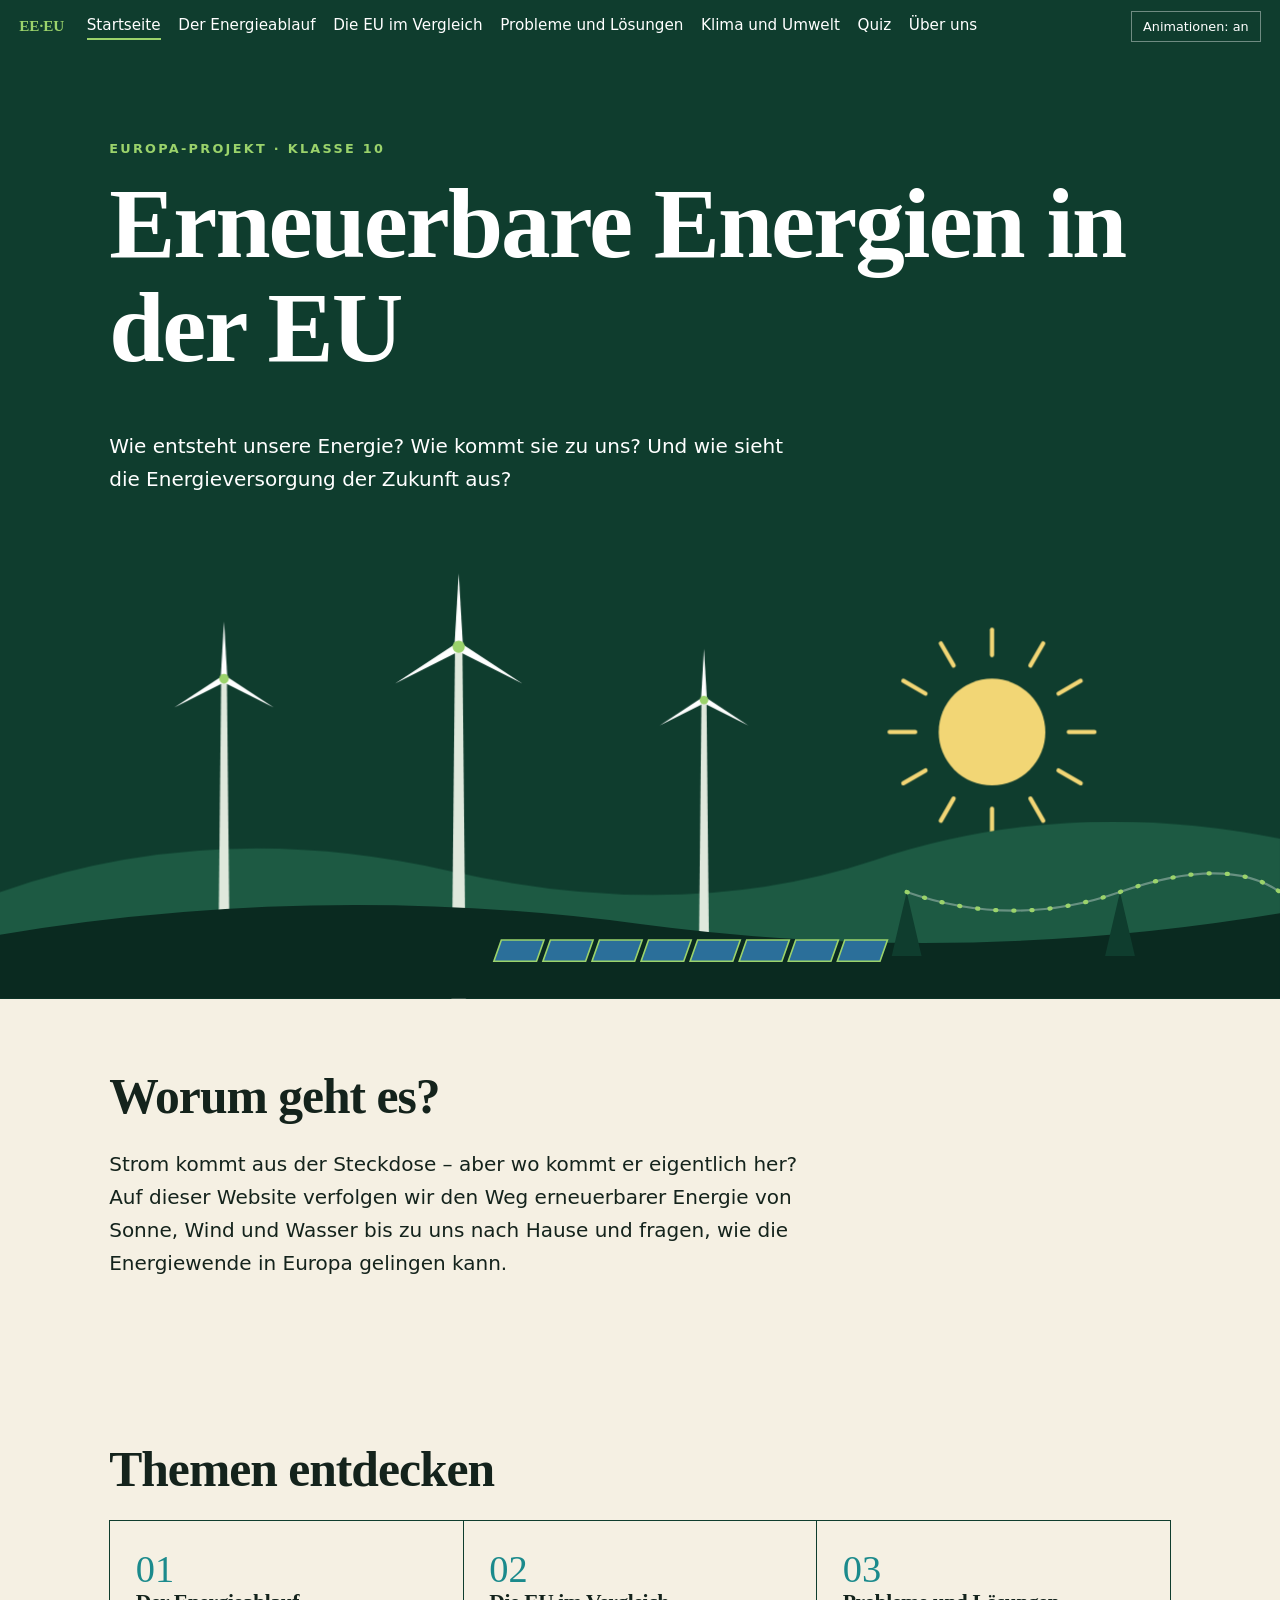
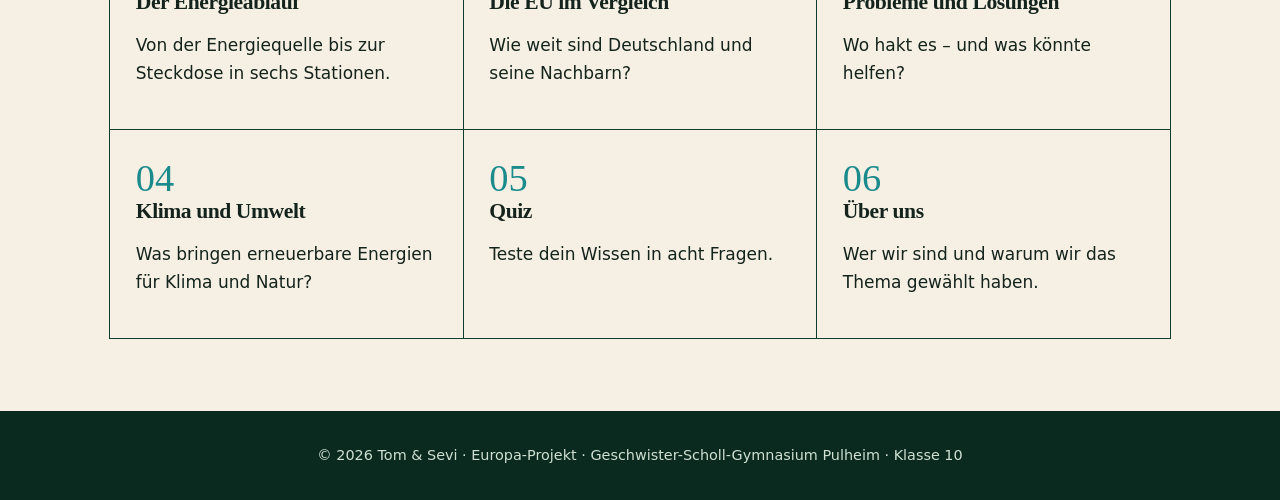
<file: index.html>
<!doctype html>
<html lang="de"><head><meta charset="utf-8"><meta name="viewport" content="width=device-width,initial-scale=1">
<title>Startseite – Erneuerbare Energien in der EU</title><meta name="description" content="Schulprojekt: Erneuerbare Energien in der Europäischen Union"><link rel="icon" href="data:,"><link rel="stylesheet" href="css/style.css"></head>
<body data-seite="start"><noscript>Diese Website benötigt JavaScript.</noscript><script src="js/inhalte.js"></script><script src="js/app.js"></script></body></html>
</file>
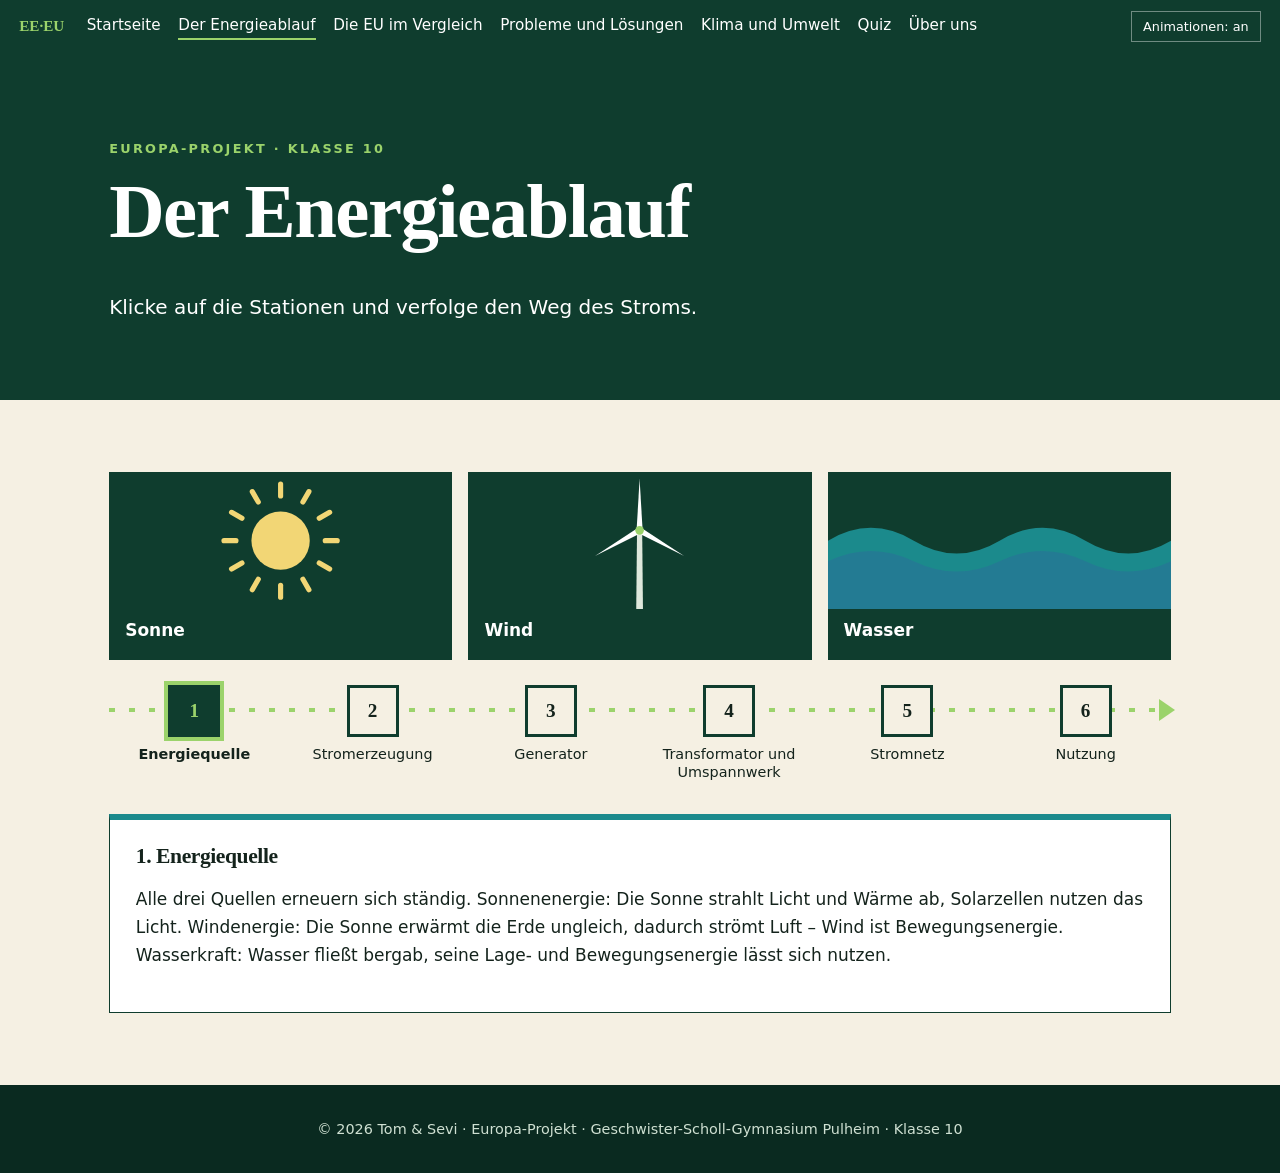
<file: energieablauf.html>
<!doctype html>
<html lang="de"><head><meta charset="utf-8"><meta name="viewport" content="width=device-width,initial-scale=1">
<title>Der Energieablauf – Erneuerbare Energien in der EU</title><meta name="description" content="Schulprojekt: Erneuerbare Energien in der Europäischen Union"><link rel="icon" href="data:,"><link rel="stylesheet" href="css/style.css"></head>
<body data-seite="energie"><noscript>Diese Website benötigt JavaScript.</noscript><script src="js/inhalte.js"></script><script src="js/app.js"></script></body></html>
</file>
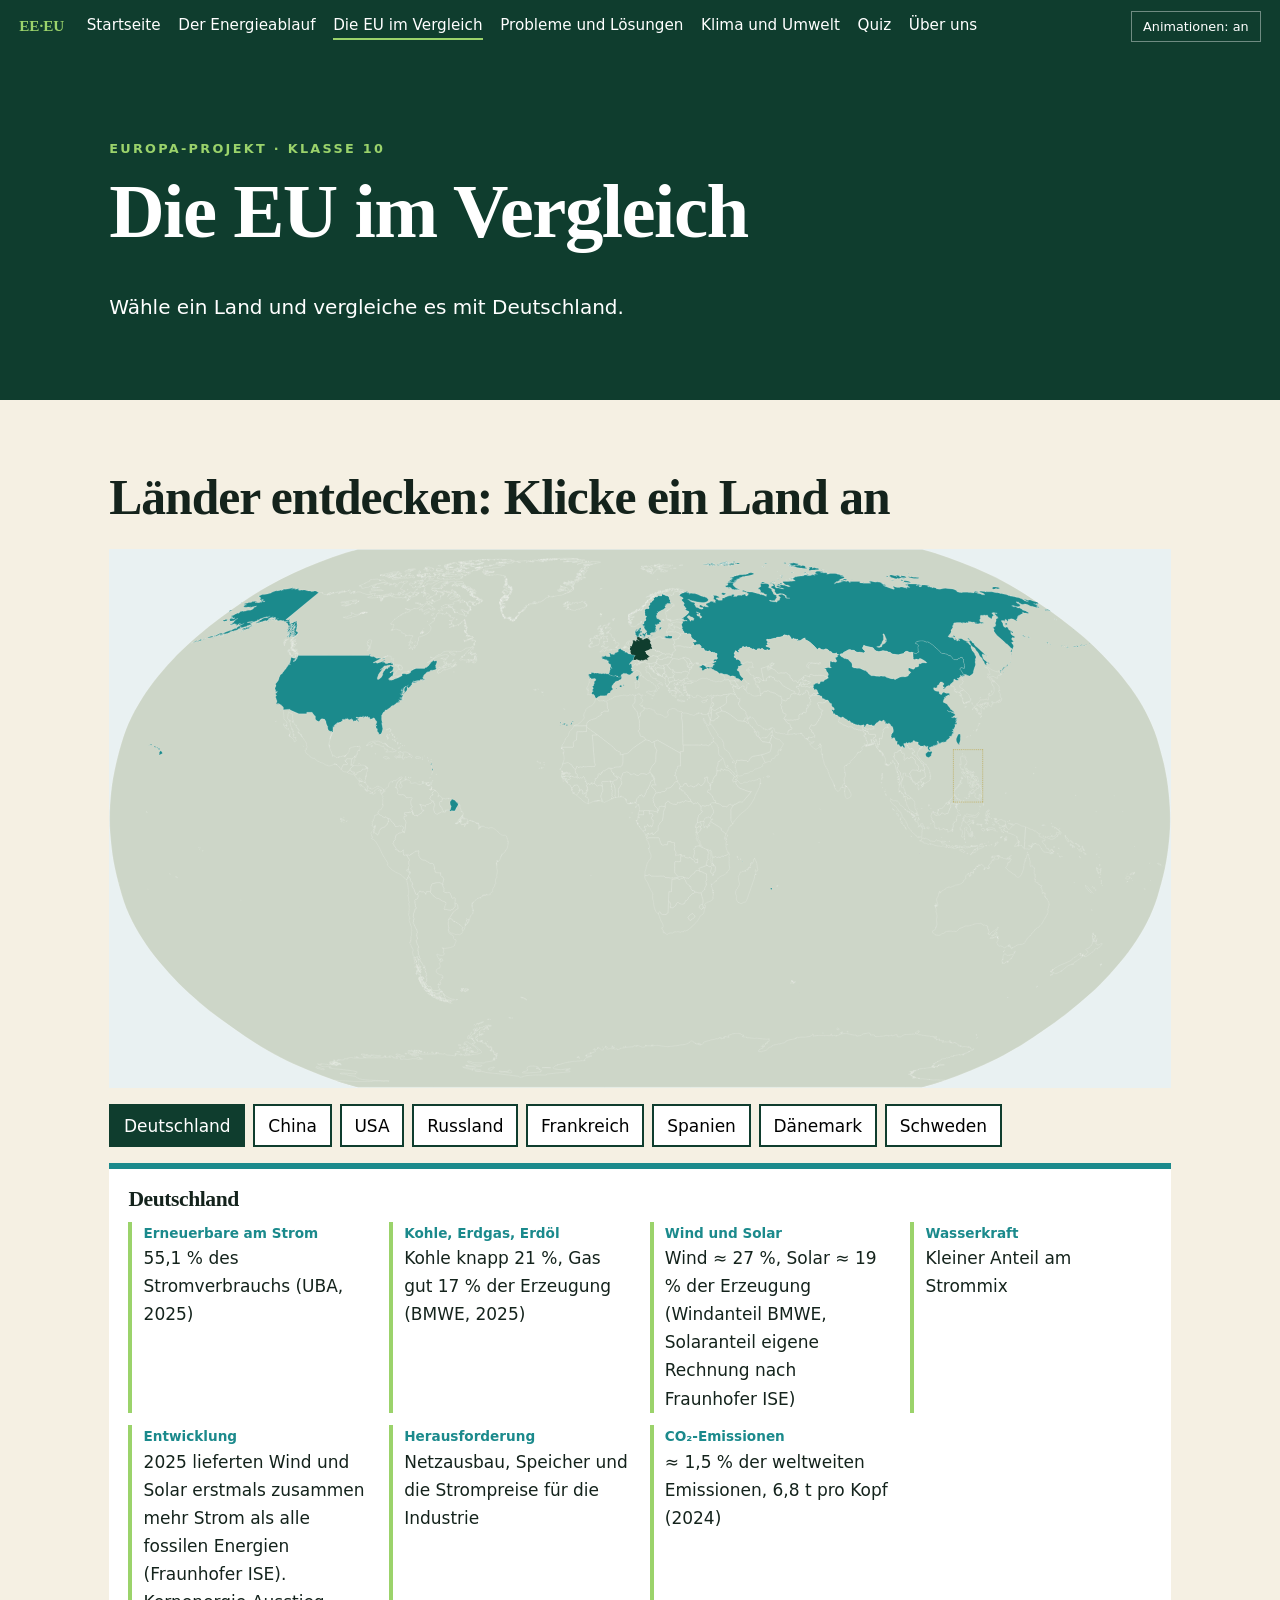
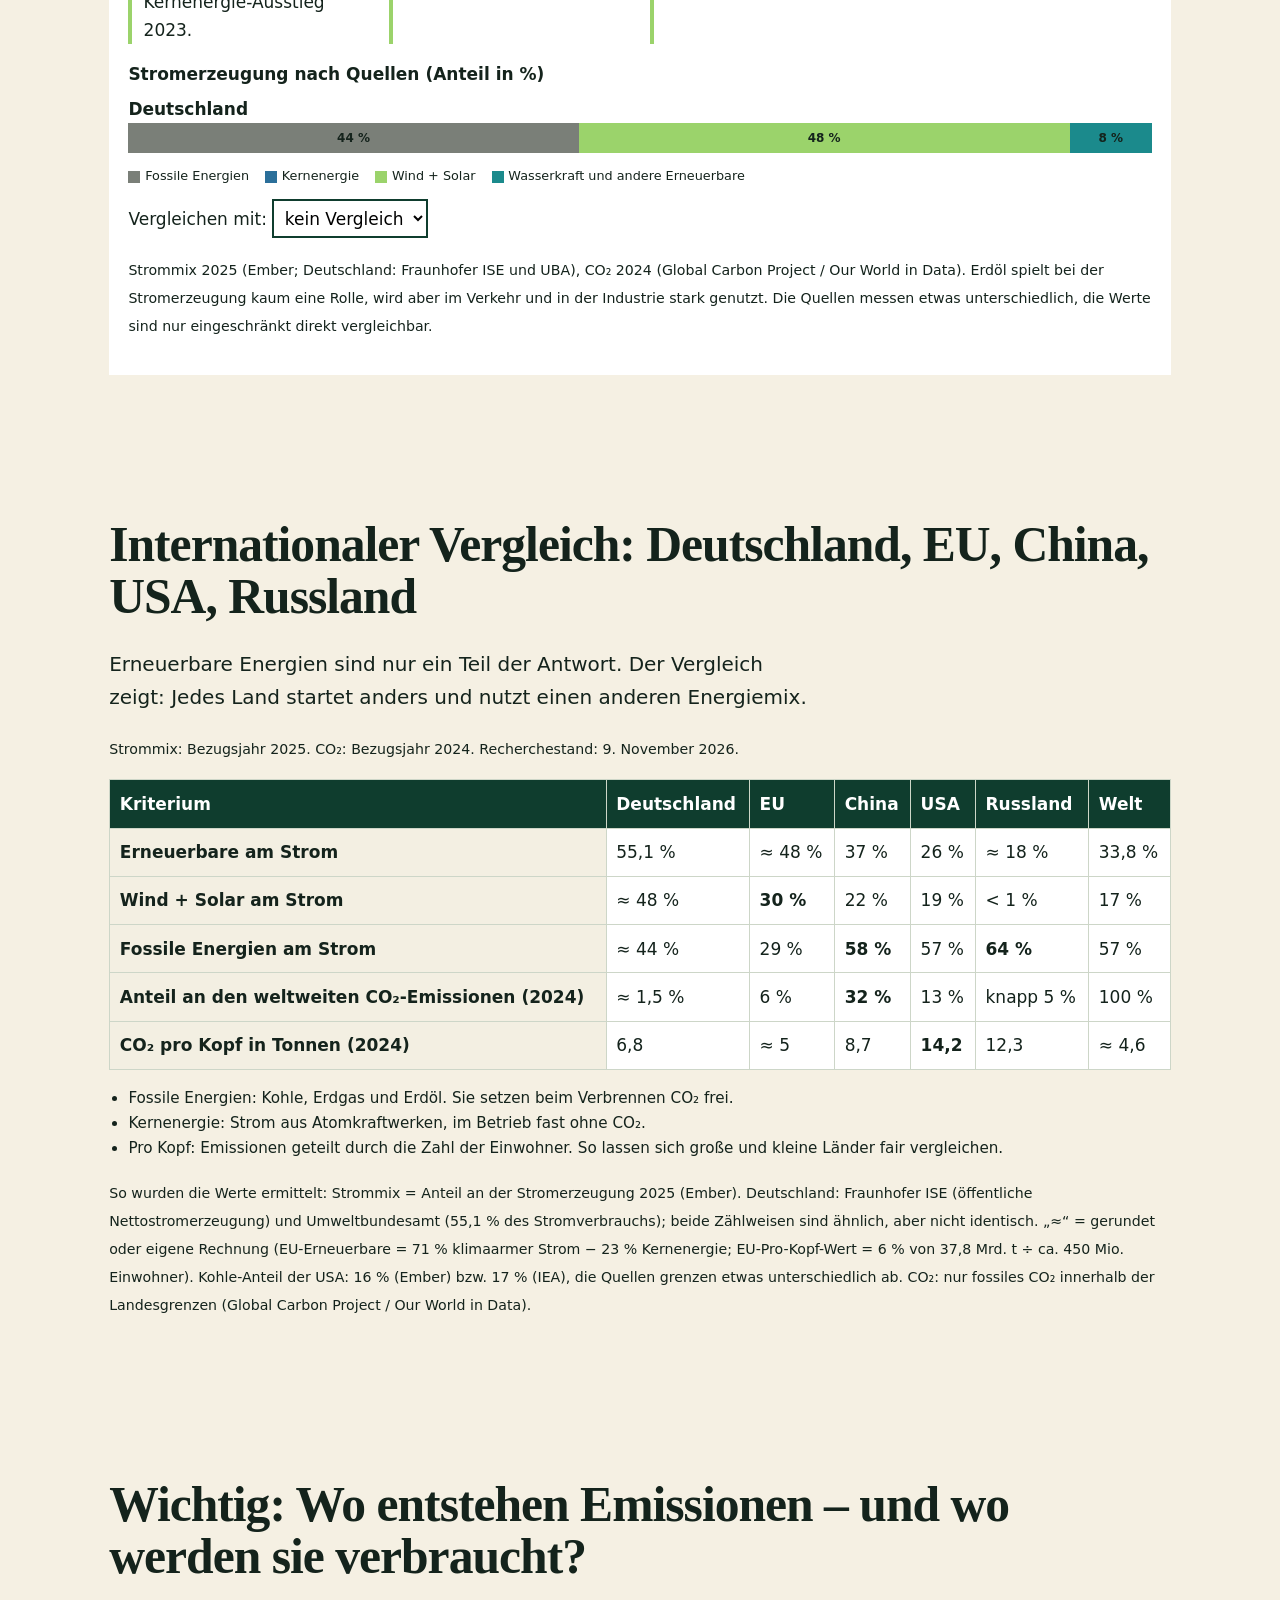
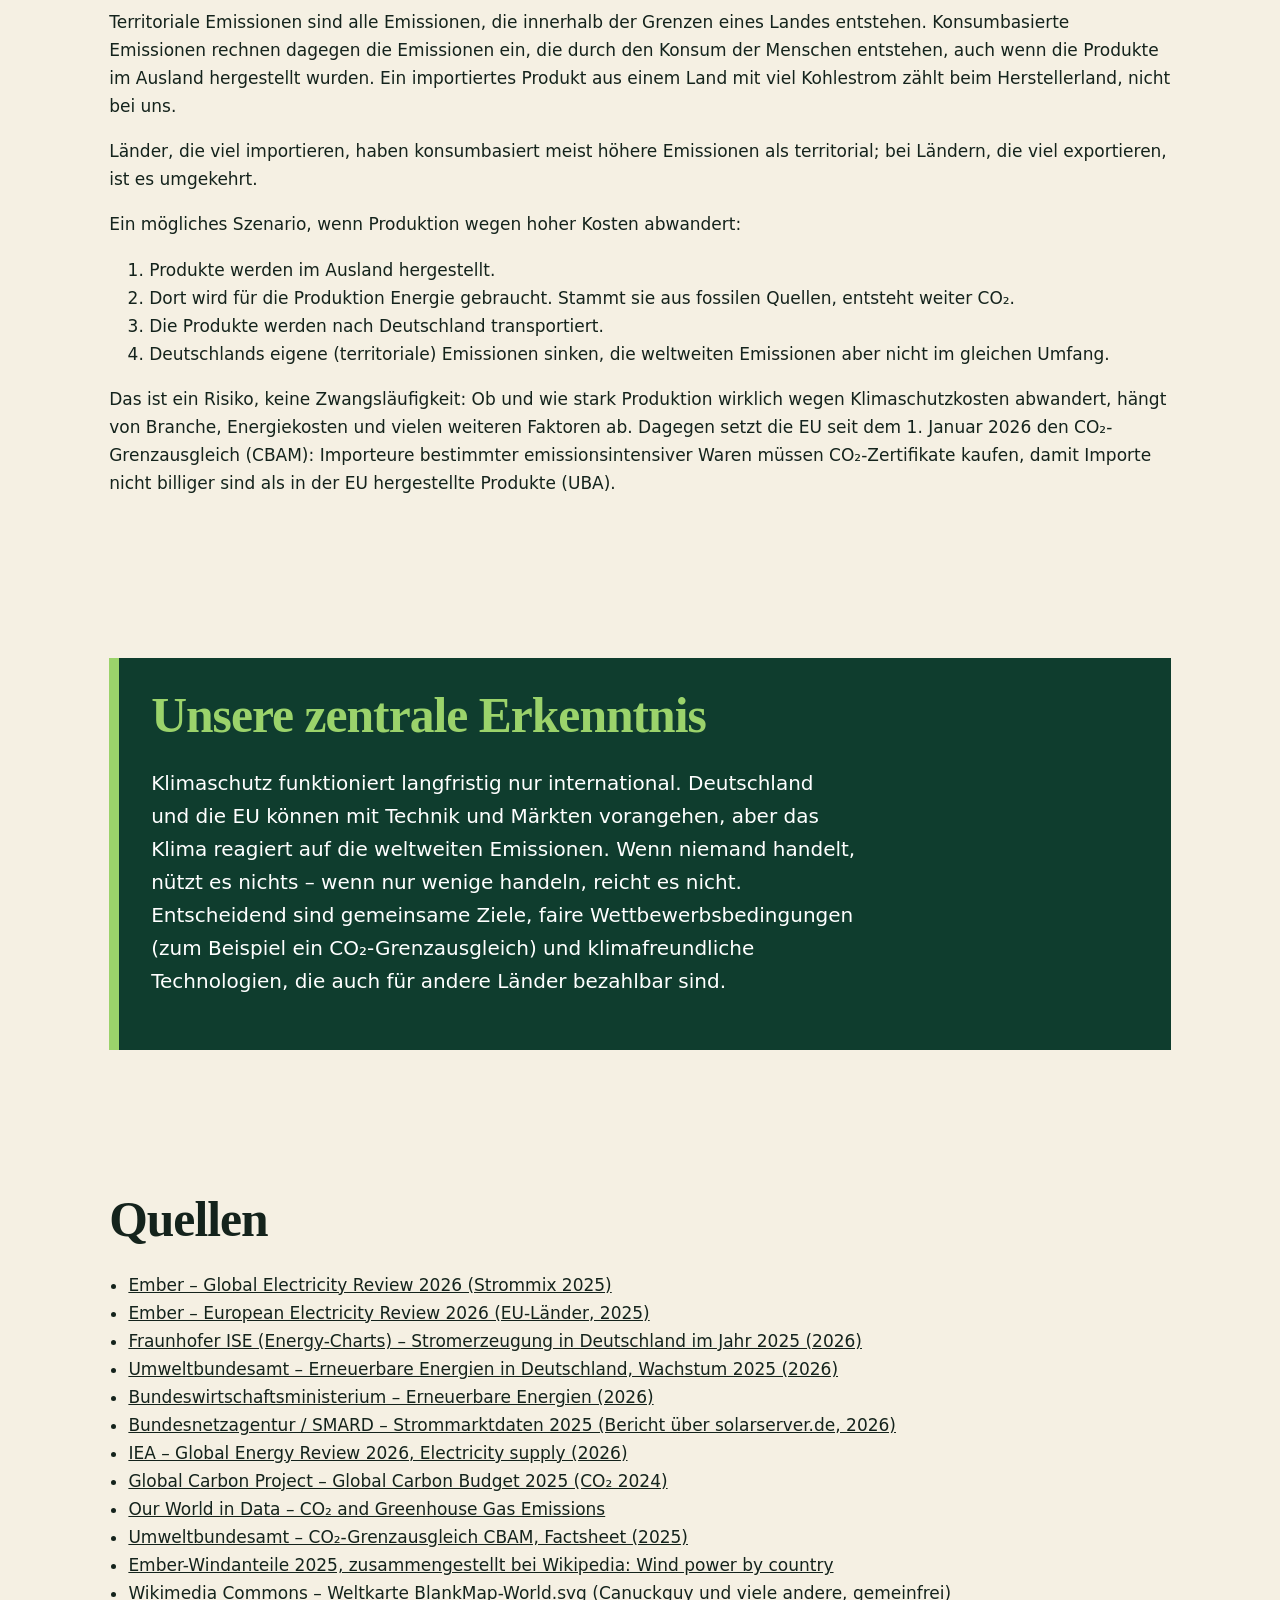
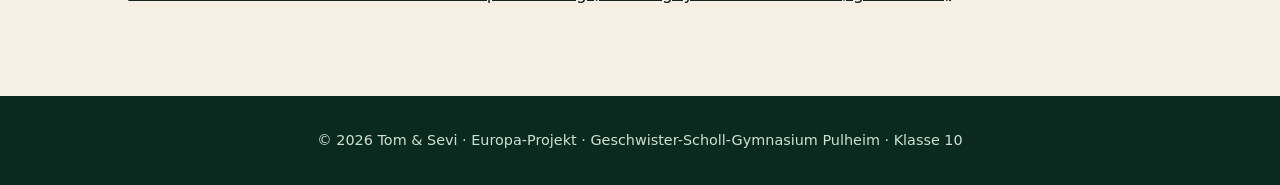
<file: eu-vergleich.html>
<!doctype html>
<html lang="de"><head><meta charset="utf-8"><meta name="viewport" content="width=device-width,initial-scale=1">
<title>Die EU im Vergleich – Erneuerbare Energien in der EU</title><meta name="description" content="Schulprojekt: Erneuerbare Energien in der Europäischen Union"><link rel="icon" href="data:,"><link rel="stylesheet" href="css/style.css"></head>
<body data-seite="eu"><noscript>Diese Website benötigt JavaScript.</noscript><script src="js/inhalte.js"></script><script src="js/app.js"></script></body></html>
</file>
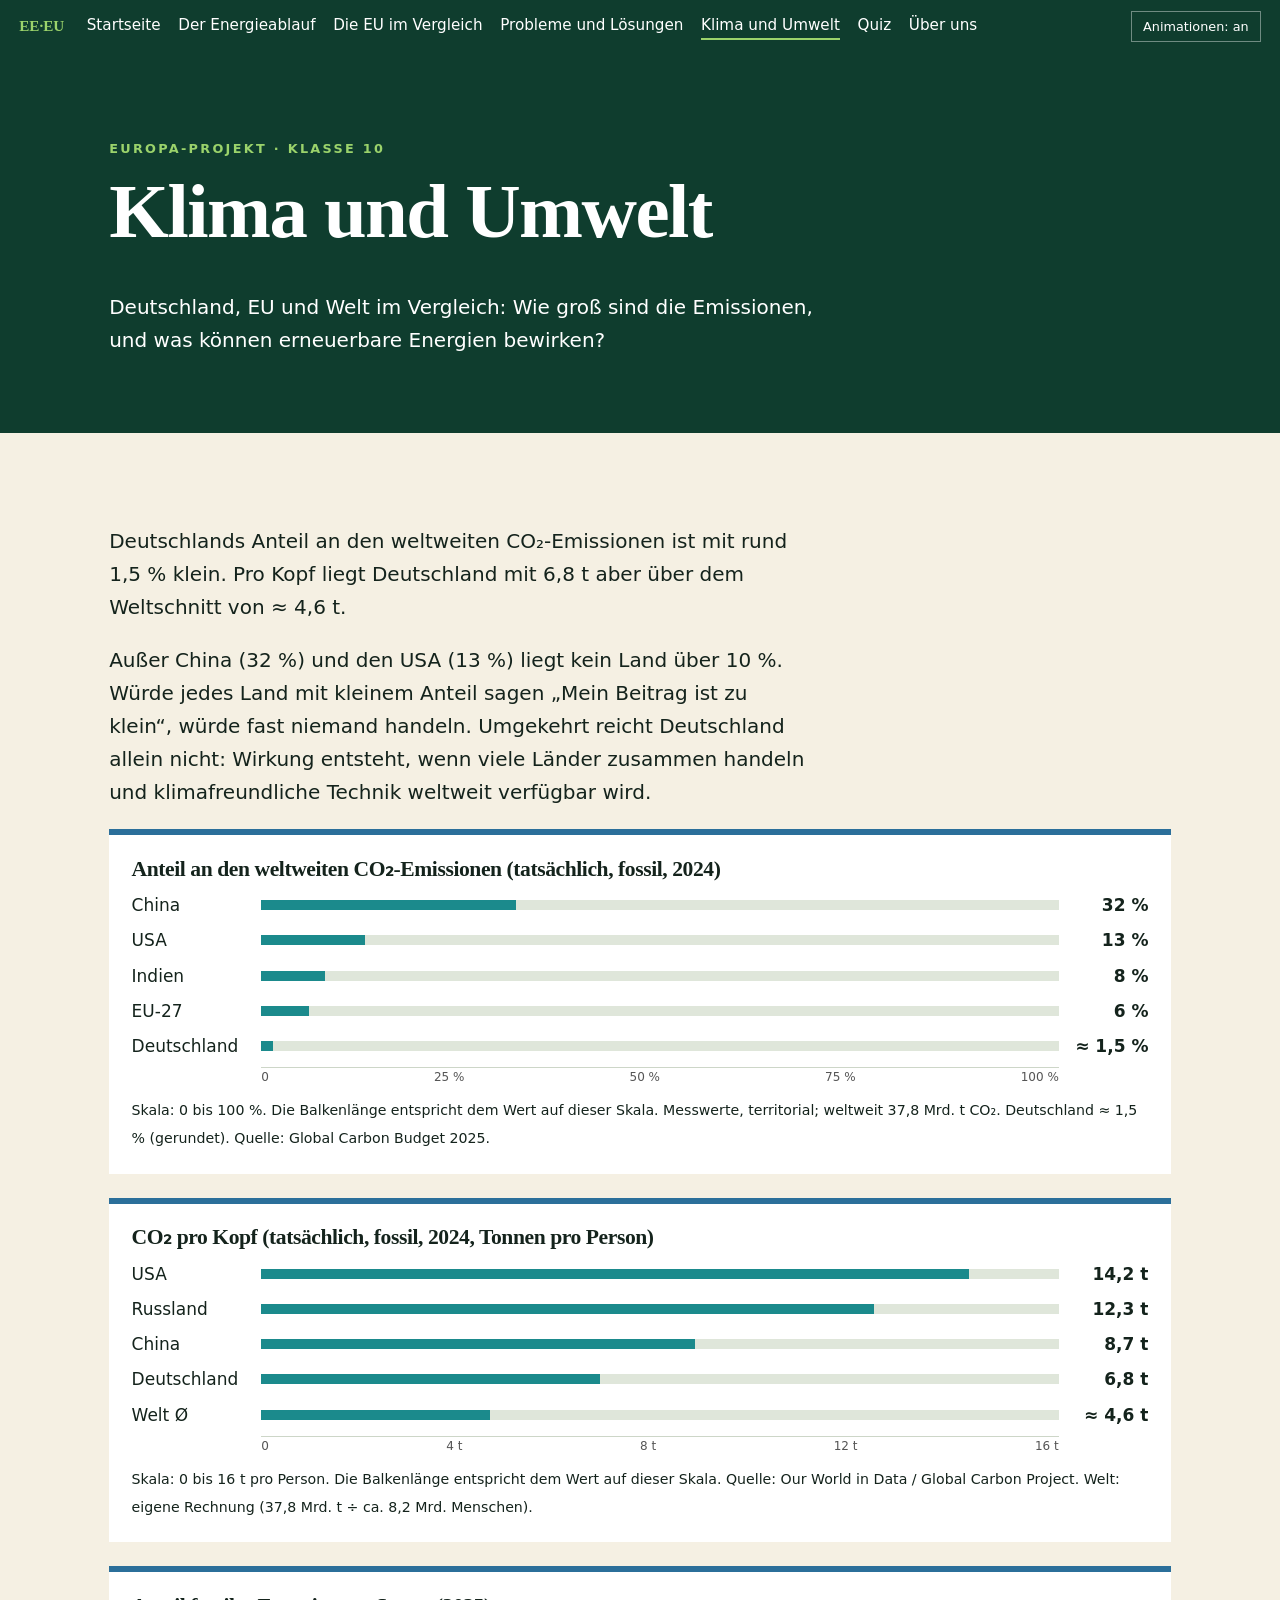
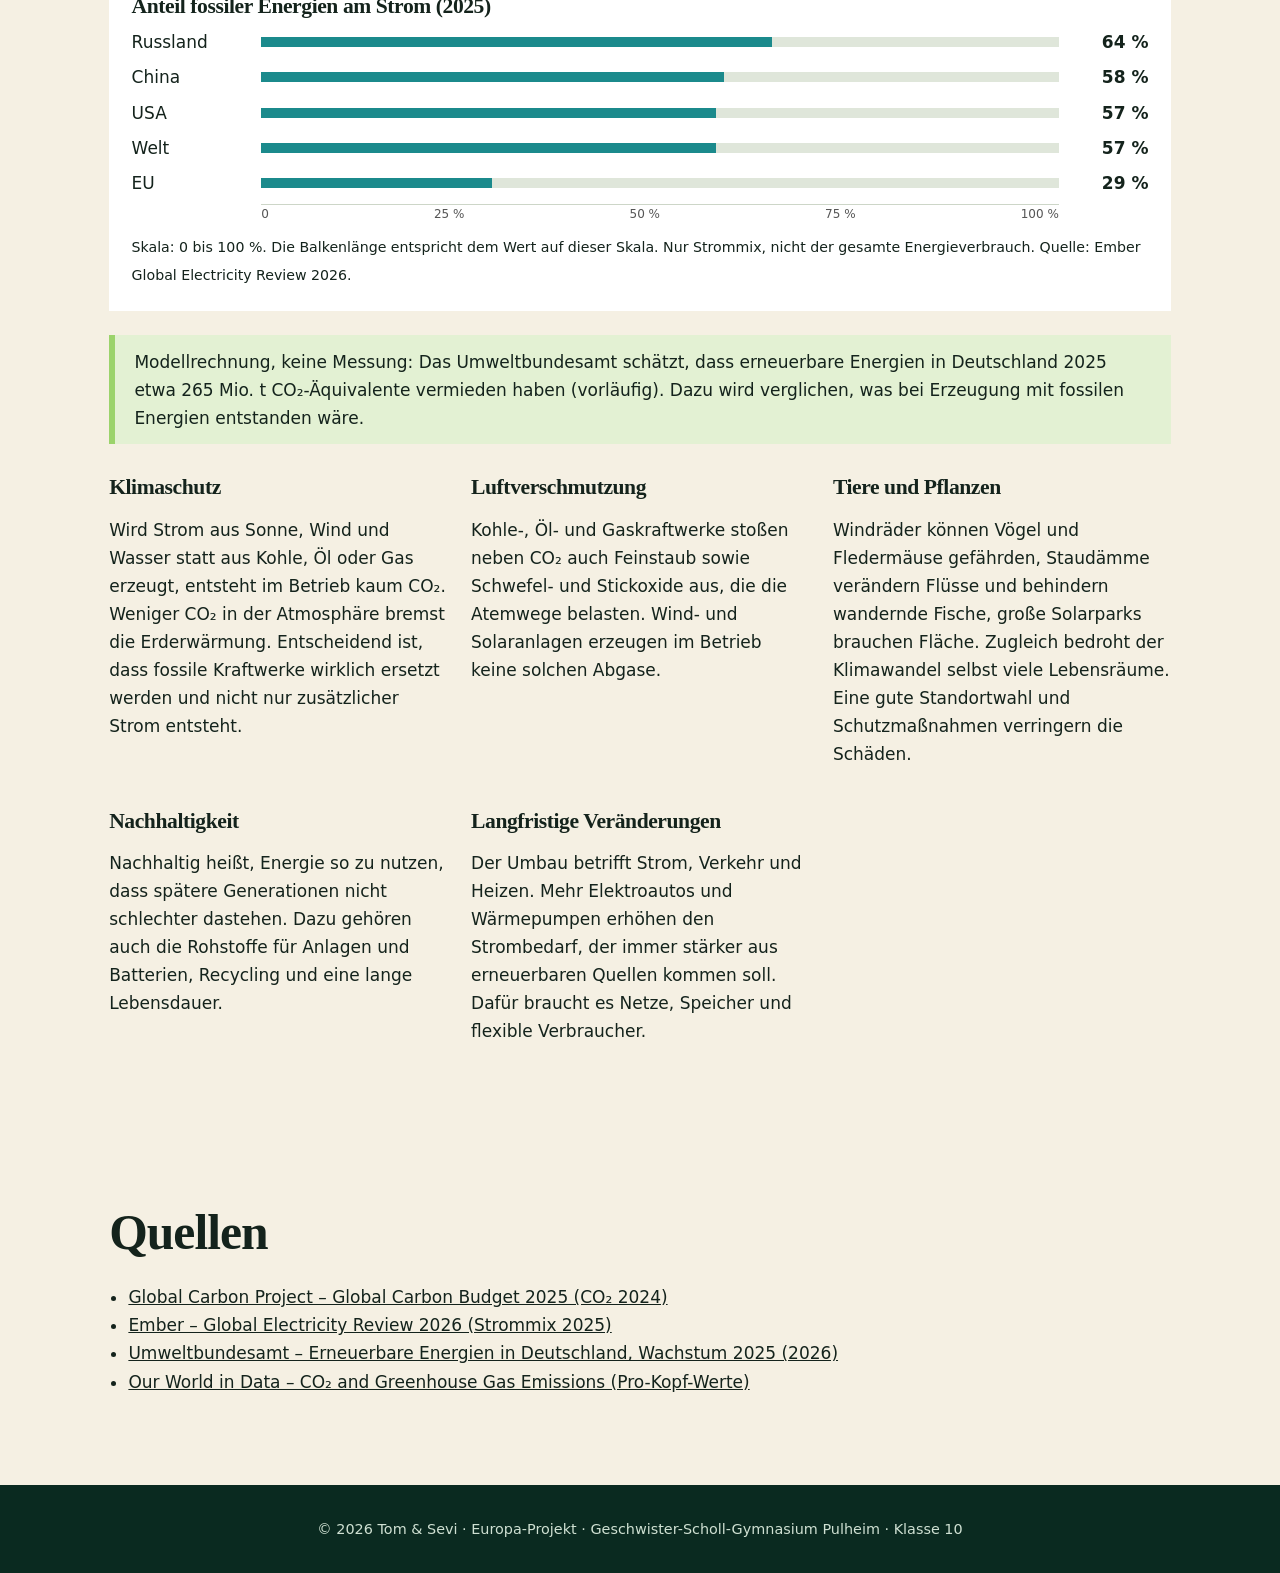
<file: klima.html>
<!doctype html>
<html lang="de"><head><meta charset="utf-8"><meta name="viewport" content="width=device-width,initial-scale=1">
<title>Klima und Umwelt – Erneuerbare Energien in der EU</title><meta name="description" content="Schulprojekt: Erneuerbare Energien in der Europäischen Union"><link rel="icon" href="data:,"><link rel="stylesheet" href="css/style.css"></head>
<body data-seite="klima"><noscript>Diese Website benötigt JavaScript.</noscript><script src="js/inhalte.js"></script><script src="js/app.js"></script></body></html>
</file>
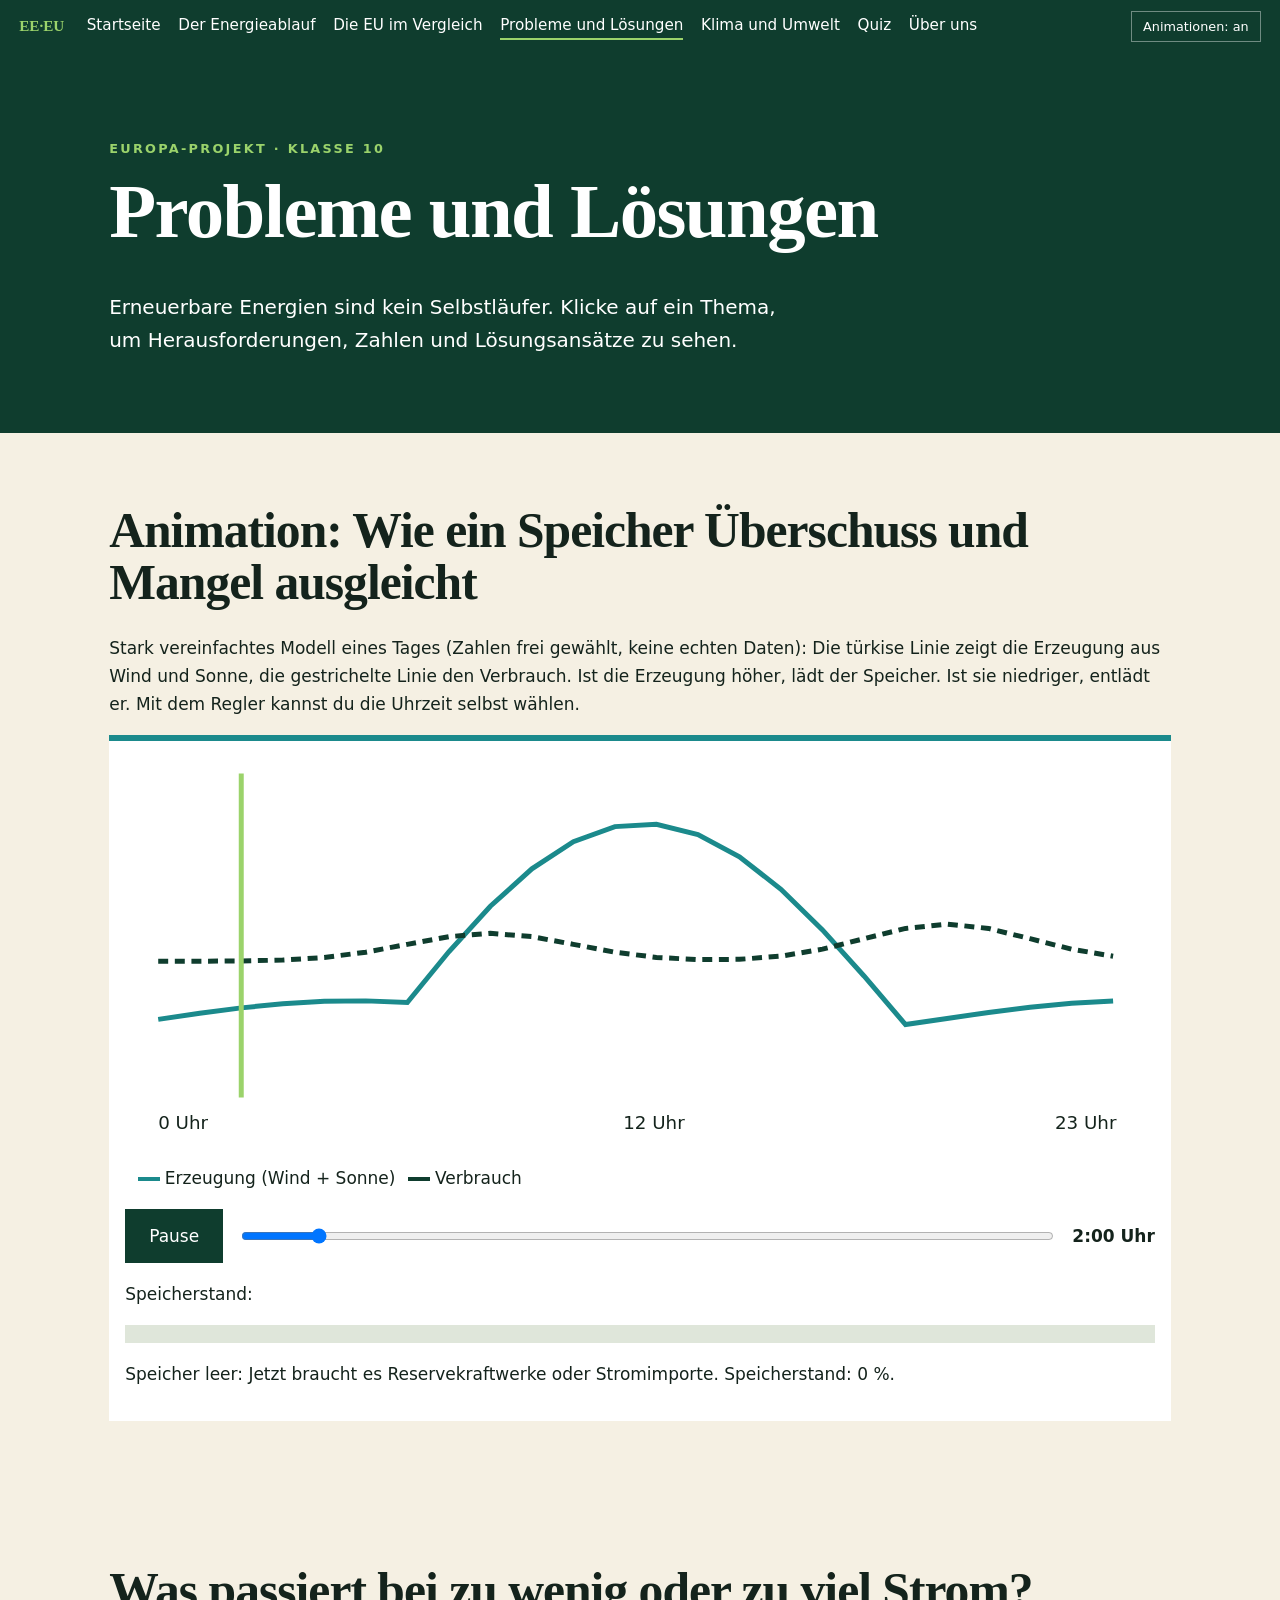
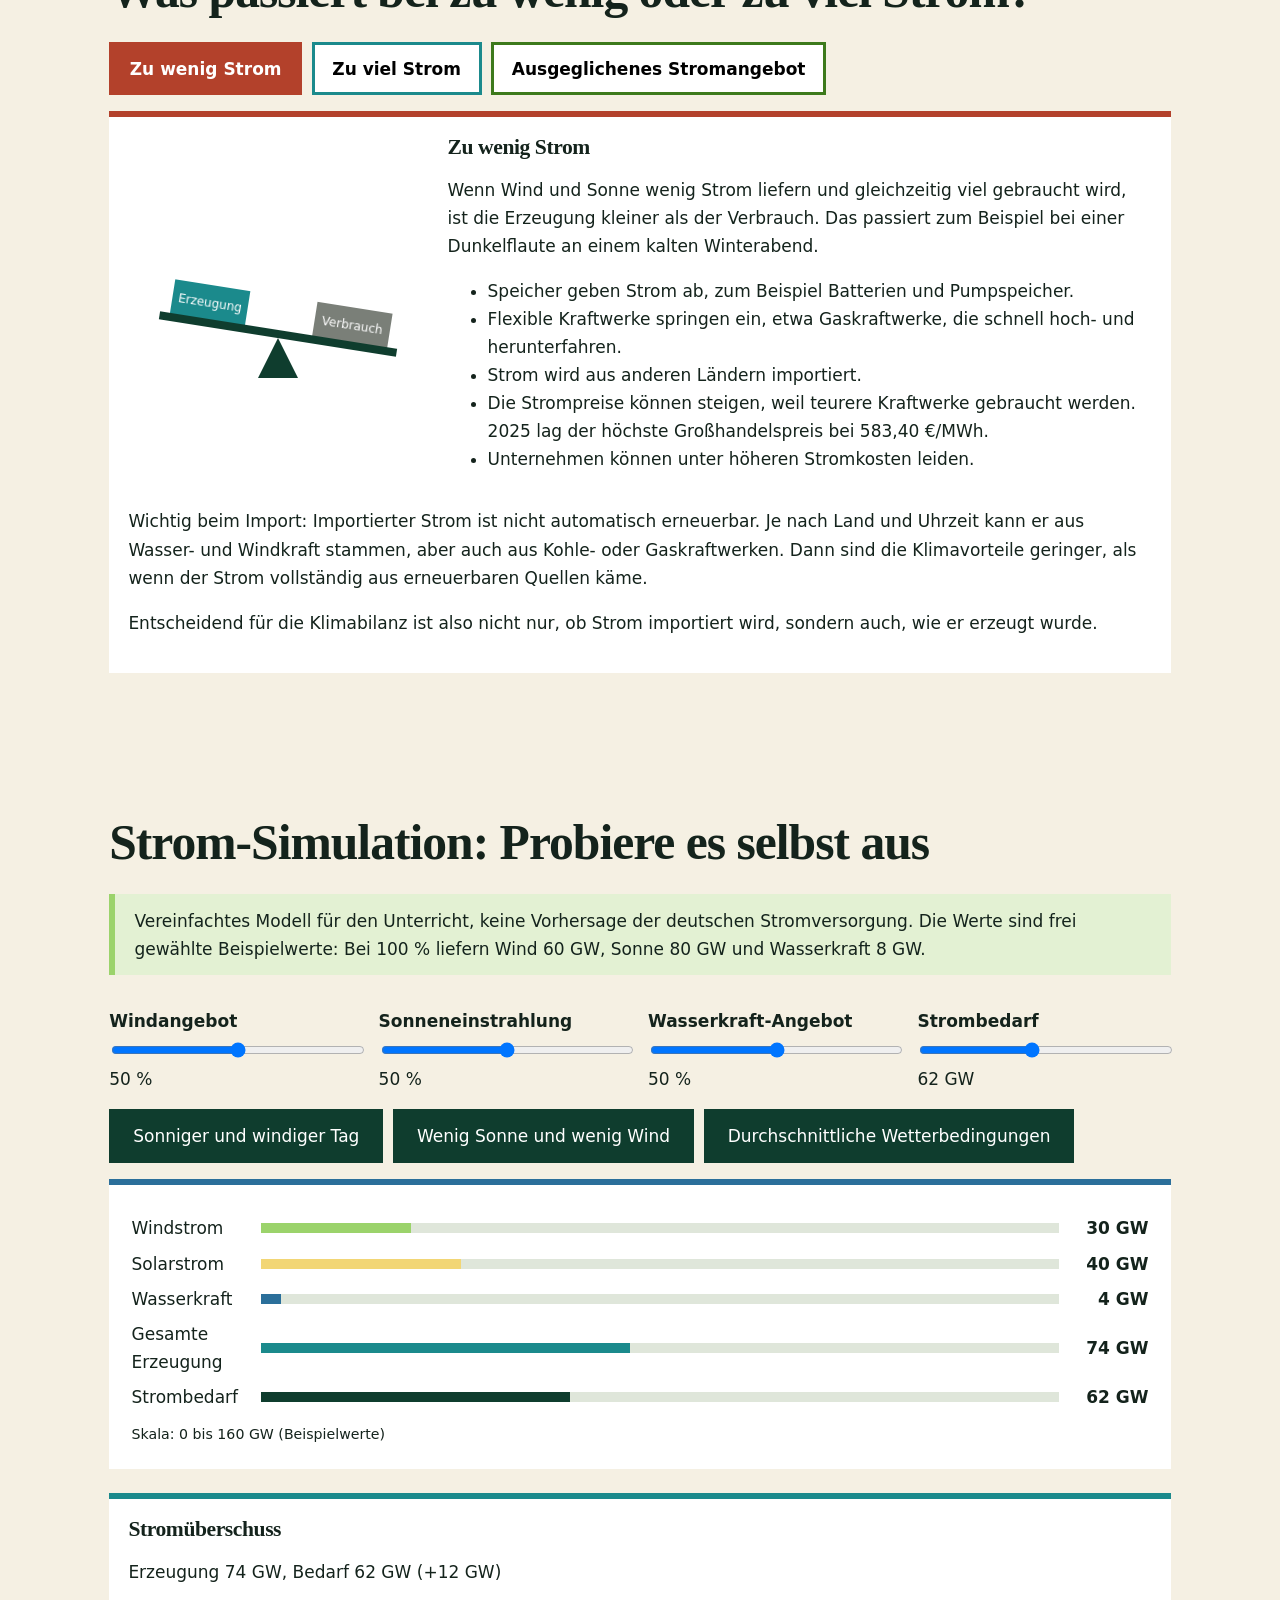
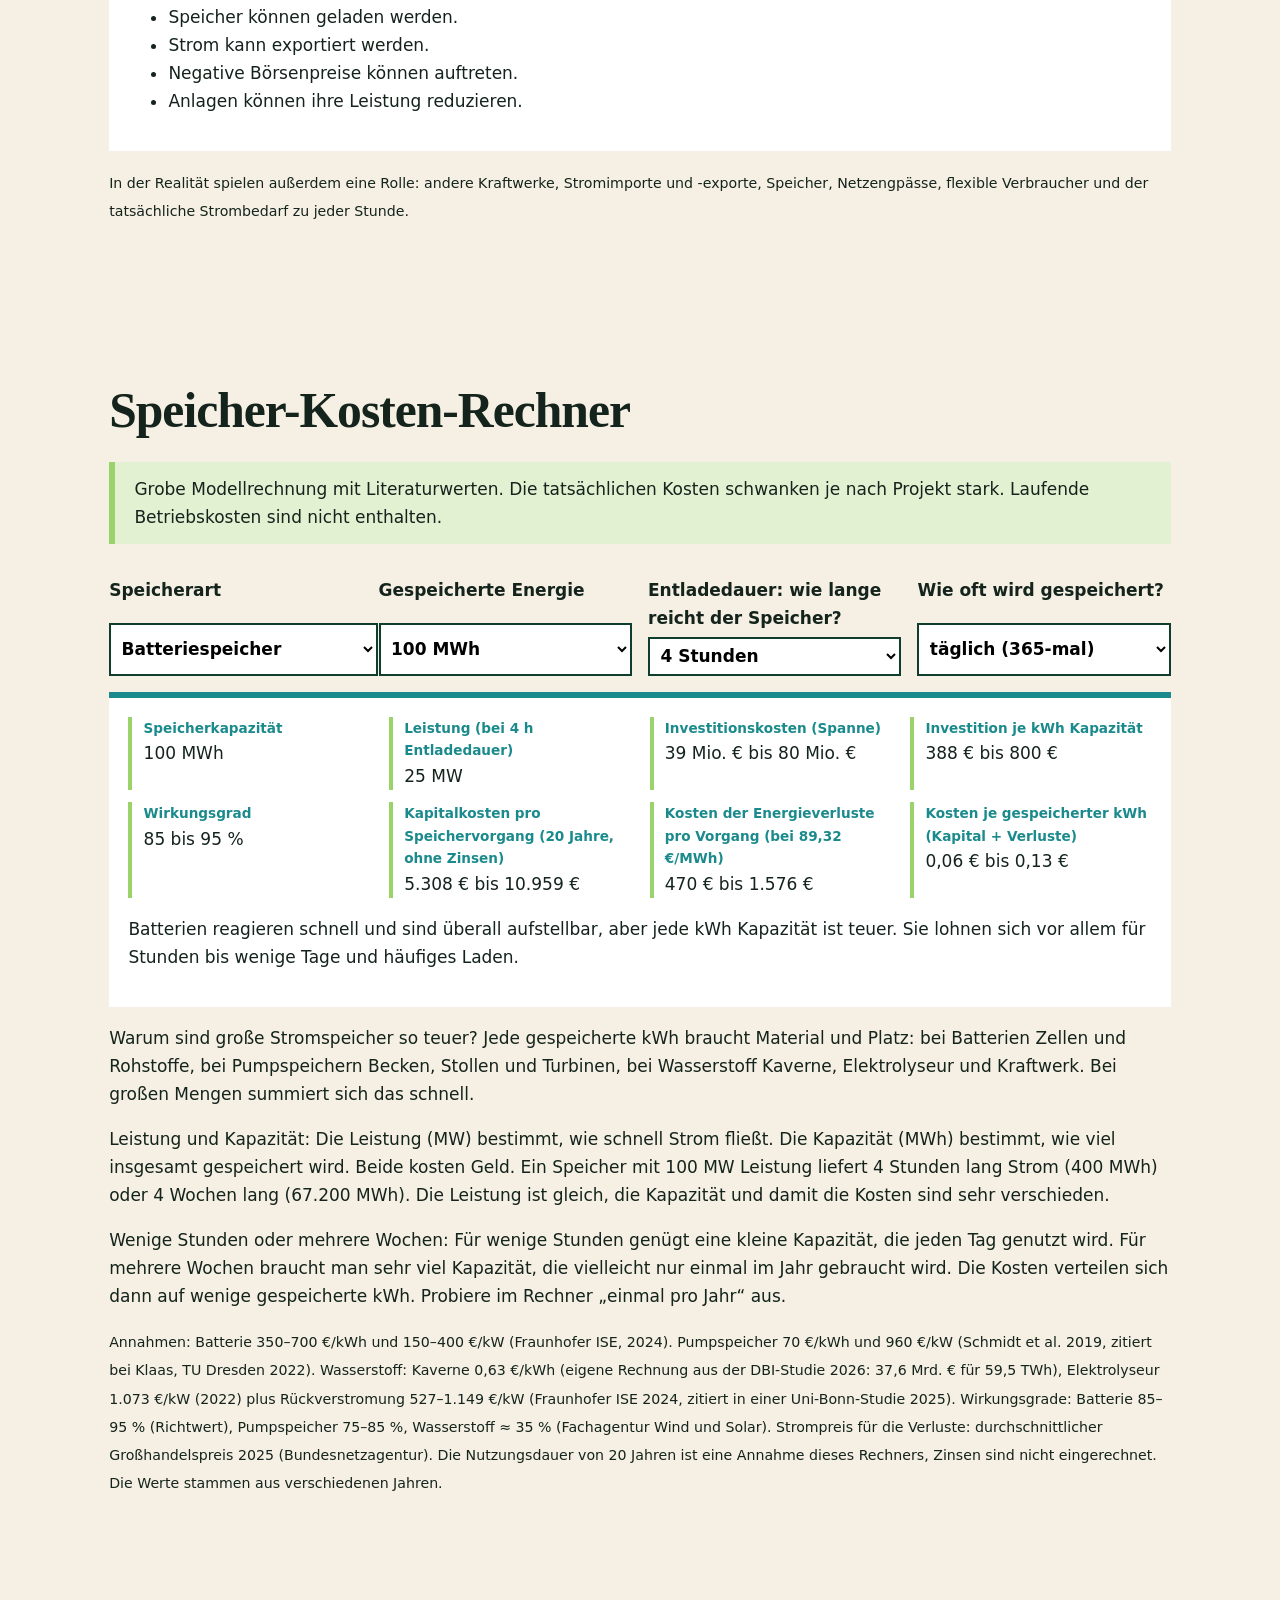
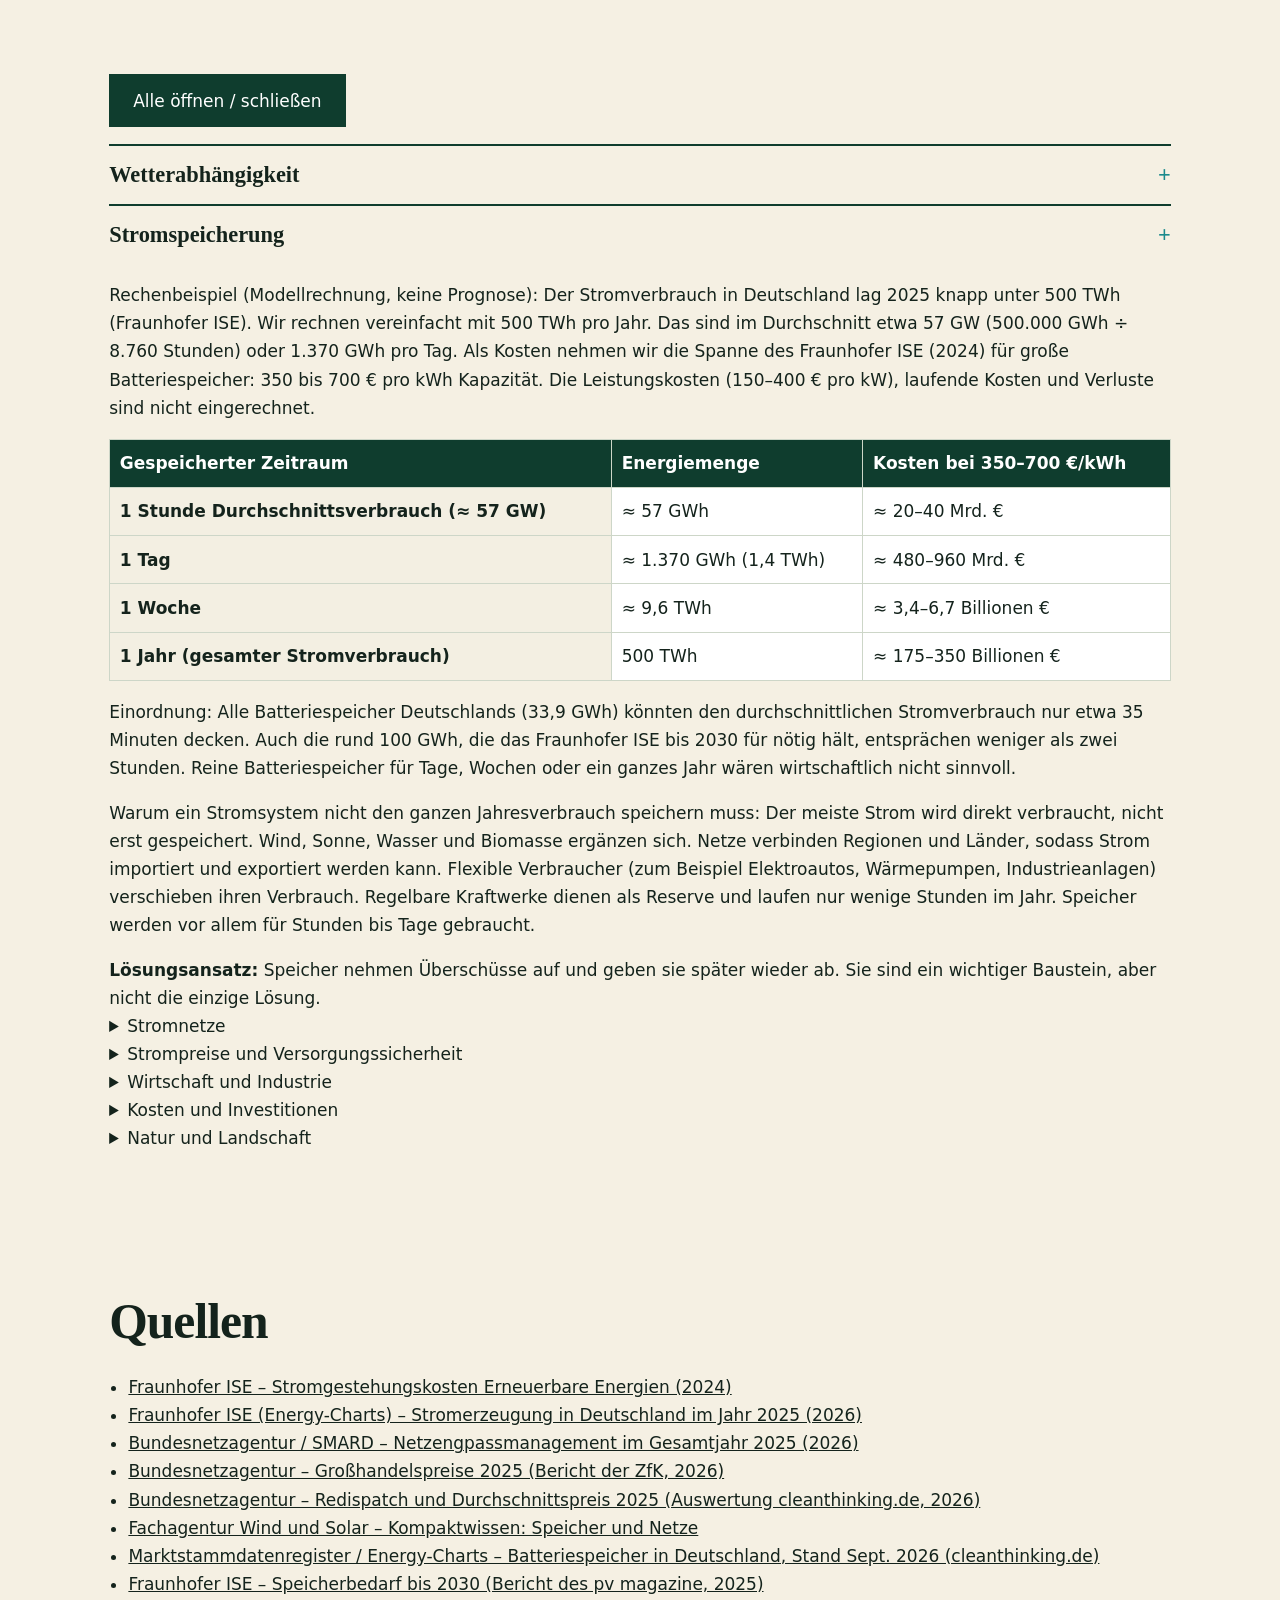
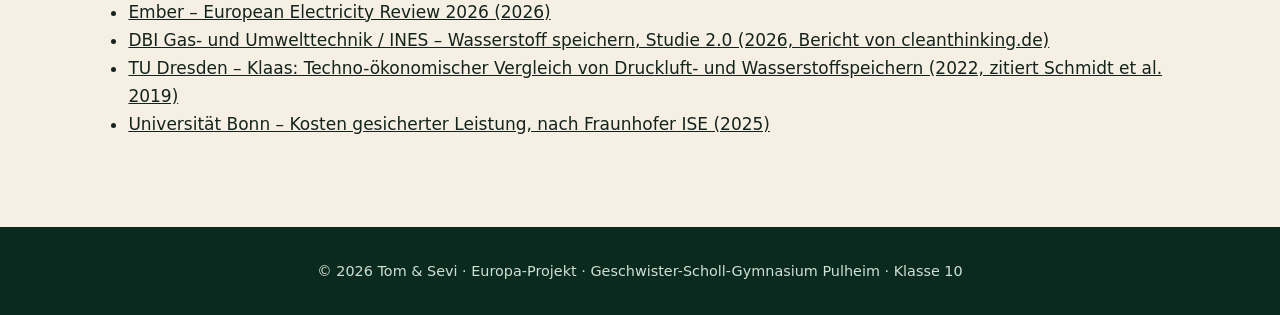
<file: probleme.html>
<!doctype html>
<html lang="de"><head><meta charset="utf-8"><meta name="viewport" content="width=device-width,initial-scale=1">
<title>Probleme und Lösungen – Erneuerbare Energien in der EU</title><meta name="description" content="Schulprojekt: Erneuerbare Energien in der Europäischen Union"><link rel="icon" href="data:,"><link rel="stylesheet" href="css/style.css"></head>
<body data-seite="probleme"><noscript>Diese Website benötigt JavaScript.</noscript><script src="js/inhalte.js"></script><script src="js/app.js"></script></body></html>
</file>
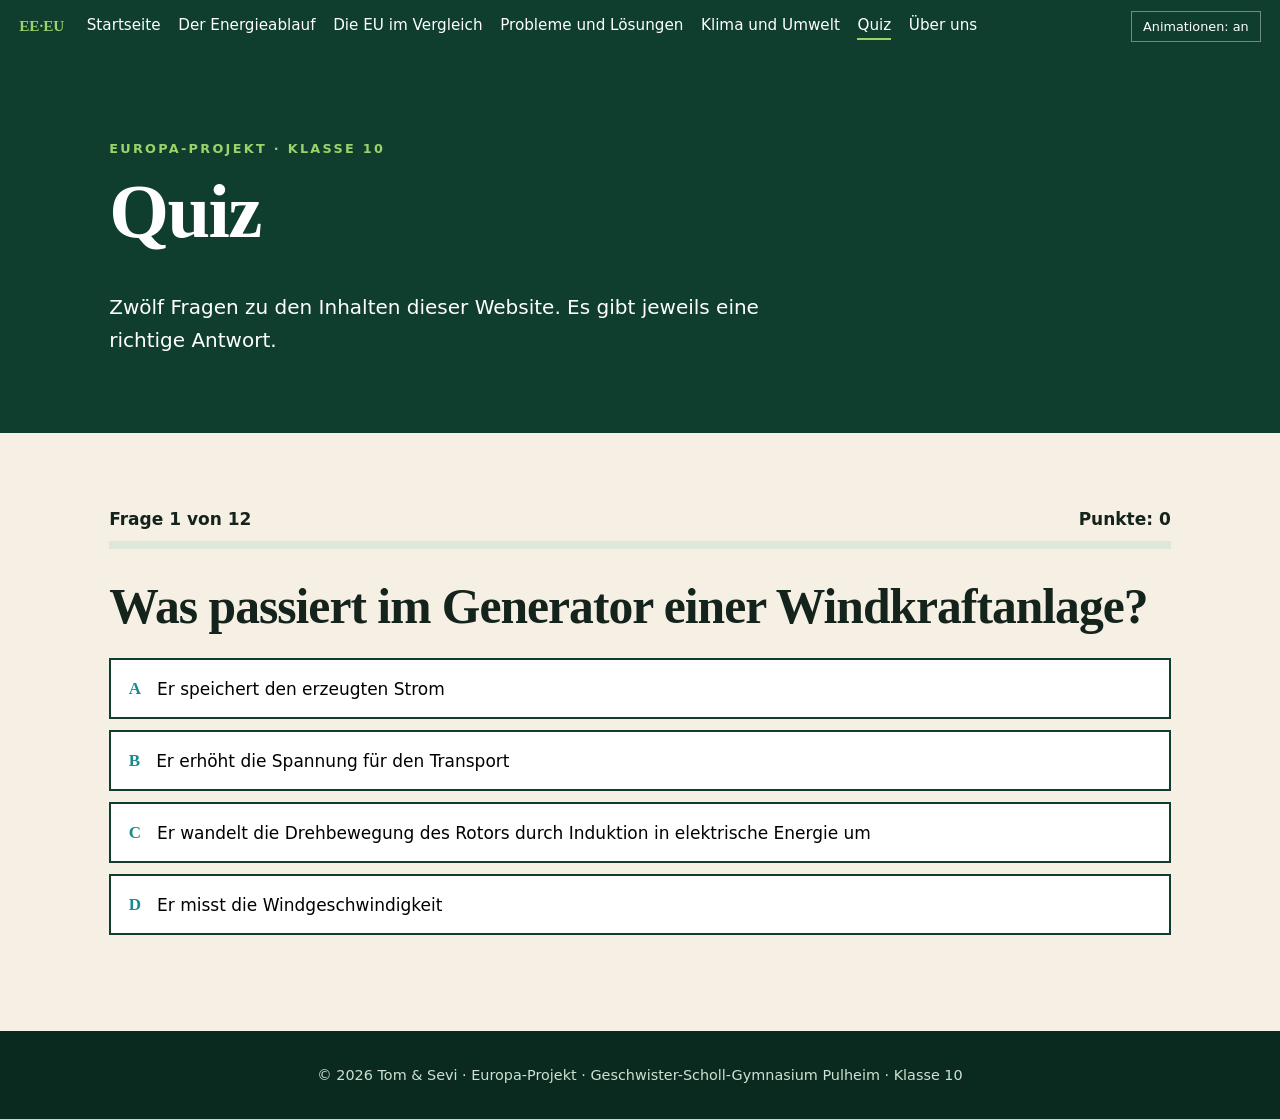
<file: quiz.html>
<!doctype html>
<html lang="de"><head><meta charset="utf-8"><meta name="viewport" content="width=device-width,initial-scale=1">
<title>Quiz – Erneuerbare Energien in der EU</title><meta name="description" content="Schulprojekt: Erneuerbare Energien in der Europäischen Union"><link rel="icon" href="data:,"><link rel="stylesheet" href="css/style.css"></head>
<body data-seite="quiz"><noscript>Diese Website benötigt JavaScript.</noscript><script src="js/inhalte.js"></script><script src="js/app.js"></script></body></html>
</file>
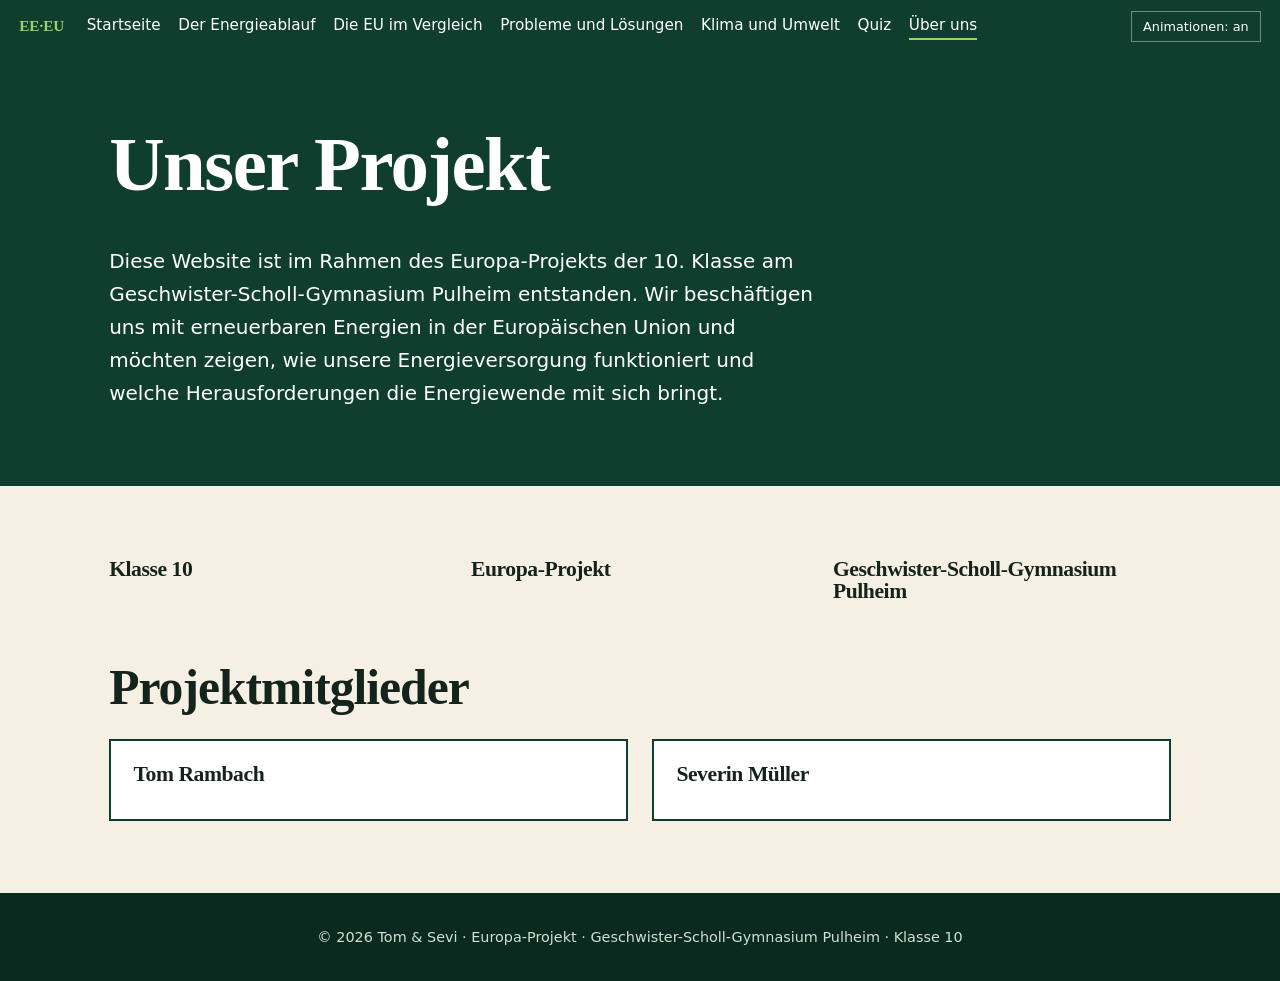
<file: ueber-uns.html>
<!doctype html>
<html lang="de"><head><meta charset="utf-8"><meta name="viewport" content="width=device-width,initial-scale=1">
<title>Über uns – Erneuerbare Energien in der EU</title><meta name="description" content="Schulprojekt: Erneuerbare Energien in der Europäischen Union"><link rel="icon" href="data:,"><link rel="stylesheet" href="css/style.css"></head>
<body data-seite="ueber"><noscript>Diese Website benötigt JavaScript.</noscript><script src="js/inhalte.js"></script><script src="js/app.js"></script></body></html>
</file>
<file: css/style.css>
:root{--wald:#0f3d2e;--tief:#0a2a20;--hell:#9bd36b;--creme:#f5f0e3;--tuerkis:#1b8a8c;--blau:#2b6f9a;--text:#14231c}
*{box-sizing:border-box}html{scroll-behavior:smooth}
body{margin:0;font:17px/1.65 system-ui,-apple-system,"Segoe UI",sans-serif;color:var(--text);background:var(--creme);animation:ein .6s}
@keyframes ein{from{opacity:0}}
h1,h2,h3{font-family:Georgia,"Times New Roman",serif;line-height:1.05;margin:0 0 .5em;letter-spacing:-.02em}
h1{font-size:clamp(2.5rem,9vw,6.2rem)}h2{font-size:clamp(1.8rem,4.5vw,3.1rem)}h3{font-size:1.35rem}
button{font:inherit;cursor:pointer}a{color:inherit}
.skip{position:absolute;left:-999px}.skip:focus{left:8px;top:8px;background:#fff;padding:.5rem;z-index:20}
:focus-visible{outline:3px solid var(--tuerkis);outline-offset:2px}
.nav{position:sticky;top:0;z-index:10;display:flex;flex-wrap:wrap;gap:.4rem 1.4rem;align-items:center;padding:.7rem 1.2rem;background:var(--wald);color:#fff}
.nav nav{display:flex;flex-wrap:wrap;gap:.2rem 1.1rem;flex:1}
.nav a{text-decoration:none;font-size:.95rem;border-bottom:2px solid transparent;transition:border-color .25s}
.nav a:hover,.nav a[aria-current]{border-color:var(--hell)}
.logo{font:700 1.2rem Georgia,serif;color:var(--hell)}
#ruhe{background:none;border:1px solid #fff6;color:#fff;padding:.25rem .7rem;font-size:.8rem;transition:background .25s}#ruhe:hover{background:#ffffff22}
.wrap{max-width:1100px;margin:auto;padding:4.5rem 1.2rem}
.hero,.kopf{background:var(--wald);color:#fff;overflow:hidden}.kopf .wrap{padding-bottom:3.5rem}
.kopf h1{font-size:clamp(2.2rem,7vw,4.8rem)}
.kicker{color:var(--hell);text-transform:uppercase;letter-spacing:.18em;font-size:.8rem;font-weight:600}
.lead{font-size:1.25rem;max-width:44rem}
.hero svg{display:block;width:100%;height:auto;margin-top:-1rem}
.ph{background:#fff3b8;outline:1px dashed #b38b00;padding:0 .25em;color:#5a4500}
.hinweis{background:#fff3b8;border-left:6px solid #b38b00;padding:.8rem 1.2rem;margin:0 0 2rem;color:#5a4500}
.rv{opacity:0;transform:translateY(24px);transition:opacity .8s,transform .8s}.rv.an{opacity:1;transform:none}
.themen{display:grid;grid-template-columns:repeat(auto-fit,minmax(250px,1fr));gap:1px;background:var(--wald);border:1px solid var(--wald)}
.themen a{background:var(--creme);padding:1.6rem;text-decoration:none;transition:background .25s,color .25s}
.themen a:hover{background:var(--wald);color:#fff}.themen span{font:2.4rem Georgia,serif;color:var(--tuerkis)}
.btn{background:var(--wald);color:#fff;border:0;padding:.8rem 1.5rem;transition:background .25s,transform .25s}.btn:hover{background:var(--tuerkis);transform:translateY(-2px)}
.quellen{display:grid;grid-template-columns:repeat(auto-fit,minmax(220px,1fr));gap:1rem;margin-bottom:3rem}
.quellen figure{margin:0;background:var(--wald);color:#fff;padding:0 0 .6rem}.quellen figcaption{padding:.4rem 1rem;font-weight:600}
.quellen svg{display:block;width:100%;overflow:hidden}
.kette{list-style:none;margin:0 0 2rem;padding:0;display:grid;grid-template-columns:repeat(6,1fr);gap:.5rem;position:relative}
.kette::before{content:"";position:absolute;left:0;right:0;top:24px;height:4px;background:repeating-linear-gradient(90deg,var(--hell) 0 6px,transparent 6px 20px);background-size:20px 4px;animation:fl2 1s linear infinite}
@keyframes fl2{to{background-position:20px 0}}
.kette button{position:relative;width:100%;background:none;border:0;text-align:center;color:var(--text)}
.kette b{display:grid;place-items:center;width:52px;height:52px;margin:0 auto .5rem;background:var(--creme);border:3px solid var(--wald);font:700 1.2rem Georgia,serif;transition:background .25s,color .25s}
.kette button:hover b,.kette button[aria-expanded=true] b{background:var(--wald);color:var(--hell)}
.info{background:#fff;border:1px solid var(--wald);border-top:6px solid var(--tuerkis);padding:1.6rem}
.info ul{columns:2;padding-left:1.2rem}
.eu{display:grid;grid-template-columns:minmax(280px,420px) 1fr;gap:2rem;align-items:start}
.kacheln{display:grid;grid-template-columns:repeat(5,1fr);gap:4px}
.kacheln button{aspect-ratio:1;border:2px solid var(--wald);background:#fff;font:700 1rem Georgia,serif;line-height:1;transition:background .2s,color .2s}
.kacheln button:hover,.kacheln button.an{background:var(--tuerkis);color:#fff}.kacheln button.de{border-color:var(--hell);box-shadow:0 0 0 2px var(--wald)}
table{width:100%;border-collapse:collapse;background:#fff}th,td{border:1px solid #cdd6c8;padding:.6rem;text-align:left;vertical-align:top}thead th{background:var(--wald);color:#fff}
.paare details{border-top:2px solid var(--wald);padding:1rem 0}.paare summary{cursor:pointer;font:700 1.4rem Georgia,serif;list-style:none}
.paare summary::after{content:"+";float:right;color:var(--tuerkis)}.paare details[open] summary::after{content:"–"}
.paare .l{background:#e3f1d3;border-left:6px solid var(--hell);padding:.8rem 1.2rem;margin-top:.8rem}
.zahlen{display:grid;grid-template-columns:repeat(auto-fit,minmax(260px,1fr));gap:1.5rem;margin-bottom:3rem}
.zahlen>div{background:#fff;padding:1.4rem;border-top:6px solid var(--blau)}.zahlen strong{display:block;font:2rem Georgia,serif}
.balken{height:10px;background:#dfe6da;margin-top:.8rem}.balken i{display:block;height:100%;background:var(--tuerkis);width:0;transition:width 1.4s}
.spalten{display:grid;grid-template-columns:repeat(auto-fit,minmax(260px,1fr));gap:1.5rem}
.fort{display:flex;justify-content:space-between;font-weight:600}.leiste{height:8px;background:#dfe6da;margin:.5rem 0 2rem}.leiste i{display:block;height:100%;background:var(--tuerkis);transition:width .5s}
.antw{display:grid;gap:.7rem}.antw button{display:flex;gap:1rem;align-items:center;text-align:left;background:#fff;border:2px solid var(--wald);padding:.9rem 1.1rem;transition:background .2s,transform .2s}
.antw button:not(:disabled):hover{background:#e3f1d3;transform:translateX(4px)}.antw b{font-family:Georgia,serif;color:var(--tuerkis)}
.antw .richtig{background:#d3edb8;border-color:#3d7a1c}.antw .falsch{background:#f6d6cf;border-color:#b3412b}
.ok{border-left:6px solid #3d7a1c;padding-left:1rem}.nein{border-left:6px solid #b3412b;padding-left:1rem}
#fb{margin-top:1.5rem}
.team{display:grid;grid-template-columns:repeat(auto-fit,minmax(220px,1fr));gap:1.5rem}.team div{border:2px solid var(--wald);padding:1.4rem;background:#fff}
footer{background:var(--tief);color:#cfe0d2;padding:2rem 1.2rem;text-align:center;font-size:.9rem}
.sonne{animation:auf 6s ease-out both}@keyframes auf{from{transform:translateY(110px)}}
.dreh,.rotor{transform-box:fill-box;transform-origin:center;animation:dr 60s linear infinite}.rotor{animation-duration:14s}
@keyframes dr{to{transform:rotate(360deg)}}
.fluss{stroke-dasharray:1 16;stroke-linecap:round;animation:fl 1.2s linear infinite}@keyframes fl{to{stroke-dashoffset:-17}}
.welle{animation:w 4s linear infinite}.welle.b{animation-duration:7s;opacity:.55}@keyframes w{to{transform:translateX(-100px)}}
@media(max-width:760px){.kette{grid-template-columns:1fr}.kette::before{display:none}.kette button{display:flex;align-items:center;gap:1rem;text-align:left}.kette b{margin:0}.eu{grid-template-columns:1fr}.info ul{columns:1}.wrap{padding:3rem 1.2rem}}
@media(prefers-reduced-motion:reduce){*,*::before{animation:none!important;transition:none!important}.rv{opacity:1;transform:none}}
html.ruhe *,html.ruhe *::before{animation:none!important;transition:none!important}html.ruhe .rv{opacity:1;transform:none}

.tw{overflow-x:auto;-webkit-overflow-scrolling:touch;margin-bottom:1rem}.tw table{min-width:520px}.tw .breit{min-width:860px}
.tw th[scope=row]{background:#f3efe2;position:sticky;left:0;min-width:9rem}
img,svg{max-width:100%}footer{line-height:1.7;overflow-wrap:anywhere}
.kette::after{content:"";position:absolute;right:-4px;top:15px;border-left:16px solid var(--hell);border-top:11px solid transparent;border-bottom:11px solid transparent}
.neu{animation:ein .5s}
.bilder{display:grid;grid-template-columns:repeat(auto-fit,minmax(200px,1fr));gap:.8rem;margin:1rem 0}
.bild{position:relative;aspect-ratio:4/3;background:var(--wald);color:#fff;border:3px solid transparent;padding:0;overflow:hidden;text-align:left}
.bild img{width:100%;height:100%;object-fit:cover;display:block;transition:transform .6s}.bild:hover img{transform:scale(1.05)}
.bild span{position:absolute;left:0;right:0;bottom:0;padding:.5rem .8rem;background:#0a2a20cc;font-weight:600}
.bild[aria-pressed=true]{border-color:var(--hell)}.bild.leer img{display:none}
.bild.leer::before{content:"[BILD EINFÜGEN: " attr(data-src) "]";position:absolute;inset:0;display:grid;place-items:center;padding:1rem;text-align:center;font-size:.85rem;background:#fff3b8;color:#5a4500}
.bdet{background:#fff;border-left:6px solid var(--hell);padding:1rem 1.2rem}
.br{display:grid;grid-template-columns:7.5rem 1fr 5rem;gap:.6rem;align-items:center;margin:.45rem 0}.br .balken{margin:0}.br b{text-align:right}
.g{background:#fff;padding:1.4rem;border-top:6px solid var(--blau);margin-bottom:1.5rem}
.kern{background:var(--wald);color:#fff;border-left:10px solid var(--hell);padding:2rem}.kern h2{color:var(--hell)}
.qu{padding-left:1.2rem;overflow-wrap:anywhere}
@media(max-width:760px){.kette::after{display:none}.br{grid-template-columns:5.5rem 1fr 4rem;font-size:.9rem}}

.hinweis{background:#e3f1d3;border-left-color:var(--hell);color:var(--text)}
.bz{margin-bottom:1rem}.bz .quellen{margin-bottom:0}.bdet{margin-top:.6rem}
.kette{position:sticky;top:var(--navh,56px);z-index:6;background:var(--creme);padding:.5rem 0 .6rem;margin:0 0 1.2rem}
.kette::before{top:32px}.kette::after{top:23px}
.kette em{font-style:normal;display:block;font-size:.9rem;line-height:1.25}
.kette button[aria-expanded=true] em{font-weight:700}.kette button[aria-expanded=true] b{box-shadow:0 0 0 4px var(--hell)}
.bilder{grid-template-columns:repeat(auto-fit,minmax(160px,1fr))}.bilder[data-n="1"]{grid-template-columns:minmax(0,640px)}
.bild.leer::before{content:attr(data-titel);background:#174b38;color:#fff;font:700 1.1rem Georgia,serif;padding:1rem}.bild.leer span{display:none}
.themen{grid-template-columns:repeat(3,1fr)}
.balken i{min-width:3px}.achse .ticks{display:flex;justify-content:space-between;font-size:.75rem;color:#555;border-top:1px solid #cdd6c8}
@media(max-width:1000px){.themen{grid-template-columns:repeat(2,1fr)}}
@media(max-width:760px){.kette{grid-template-columns:repeat(6,1fr)}.kette::before,.kette::after{display:block}.kette button{display:block;text-align:center}.kette b{margin:0 auto;width:44px;height:44px}.kette em{display:none}.kette::before{top:28px}.kette::after{top:19px}}
@media(max-width:600px){.themen{grid-template-columns:1fr}}

.kacheln{grid-template-columns:repeat(3,1fr)}.eu{grid-template-columns:minmax(240px,330px) 1fr}
.kacheln small{display:block;font:500 .62rem system-ui;margin-top:.25rem;overflow-wrap:anywhere}
.paare details>p,.paare details>.tw{margin:.8rem 0}.paare .tw table{min-width:640px}
.sim{background:#fff;padding:1rem;border-top:6px solid var(--tuerkis)}.sim svg{width:100%;height:auto}
.simz{display:flex;gap:1rem;align-items:center;flex-wrap:wrap}.simz input{flex:1;min-width:160px}
.speicher{height:18px;background:#dfe6da}.speicher i{display:block;height:100%;background:var(--hell);width:0;transition:width .8s}
.legende span{display:inline-block;width:22px;height:4px;vertical-align:middle;margin:0 .3rem 0 .8rem}.legende .k1{background:#1b8a8c}.legende .k2{background:var(--wald)}

.weltkarte svg{display:block;width:100%;height:auto;background:#e9f1f2}.weltkarte path{fill:#cdd6c8;stroke:#fff;stroke-width:.4}
.wk,.wk *{fill:var(--tuerkis)!important;cursor:pointer}.wk:hover,.wk:hover *{fill:var(--hell)!important}.sel,.sel *{fill:var(--wald)!important}
.chips{display:flex;flex-wrap:wrap;gap:.5rem;margin:1rem 0}.chips button{background:#fff;border:2px solid var(--wald);padding:.35rem .8rem;transition:background .2s,color .2s}.chips button:hover,.chips button[aria-pressed=true]{background:var(--wald);color:#fff}
.landinfo{background:#fff;border-top:6px solid var(--tuerkis);padding:1.2rem}.landinfo h4{margin:1rem 0 .4rem}
.fakten{display:grid;grid-template-columns:repeat(auto-fit,minmax(240px,1fr));gap:.8rem 1.2rem;margin:0}.fakten div{border-left:4px solid var(--hell);padding-left:.7rem}.fakten dt{font-weight:700;font-size:.85rem;color:var(--tuerkis)}.fakten dd{margin:0}
.stk{margin:.4rem 0}.stack{display:flex;height:30px;background:#dfe6da}.stack i{display:grid;place-items:center;font:600 .75rem system-ui;font-style:normal;color:#14231c;min-width:2px;transition:width .8s}
.leg{display:flex;flex-wrap:wrap;gap:.3rem 1rem;font-size:.8rem}.leg u{display:inline-block;width:12px;height:12px;margin-right:.3rem;vertical-align:middle}
.landinfo select,.reg select{font:inherit;padding:.4rem;border:2px solid var(--wald);background:#fff;max-width:100%}
.gloss{font-size:.95rem;padding-left:1.2rem}
.sitb{display:flex;flex-wrap:wrap;gap:.6rem;margin-bottom:1rem}.sitb button{background:#fff;border:3px solid var(--c);padding:.6rem 1.1rem;font-weight:600;transition:background .2s,color .2s}.sitb button:hover,.sitb button[aria-selected=true]{background:var(--c);color:#fff}
.sitp{background:#fff;border-top:6px solid var(--tuerkis);padding:1.2rem;margin-top:1rem}.sitg{display:grid;grid-template-columns:minmax(180px,300px) 1fr;gap:1.2rem;align-items:center}
.wippe{transform-origin:150px 96px;animation:wip 1.6s ease-out both}@keyframes wip{from{transform:rotate(0)}to{transform:rotate(var(--w))}}
.reg{display:grid;grid-template-columns:repeat(auto-fit,minmax(220px,1fr));gap:1rem;margin-bottom:1rem}.reg label{display:grid;gap:.3rem;font-weight:600}.reg input[type=range]{width:100%}.reg output{font-weight:400}
.szen{display:flex;flex-wrap:wrap;gap:.6rem;margin-bottom:1rem}
.bild.mitsvg::before{display:none}.bild.leer svg{display:block;width:100%;height:100%}.lampe{animation:blink 1.4s ease-in-out infinite alternate}@keyframes blink{from{opacity:.25}}
@media(max-width:760px){.sitg{grid-template-columns:1fr}}
</file>
